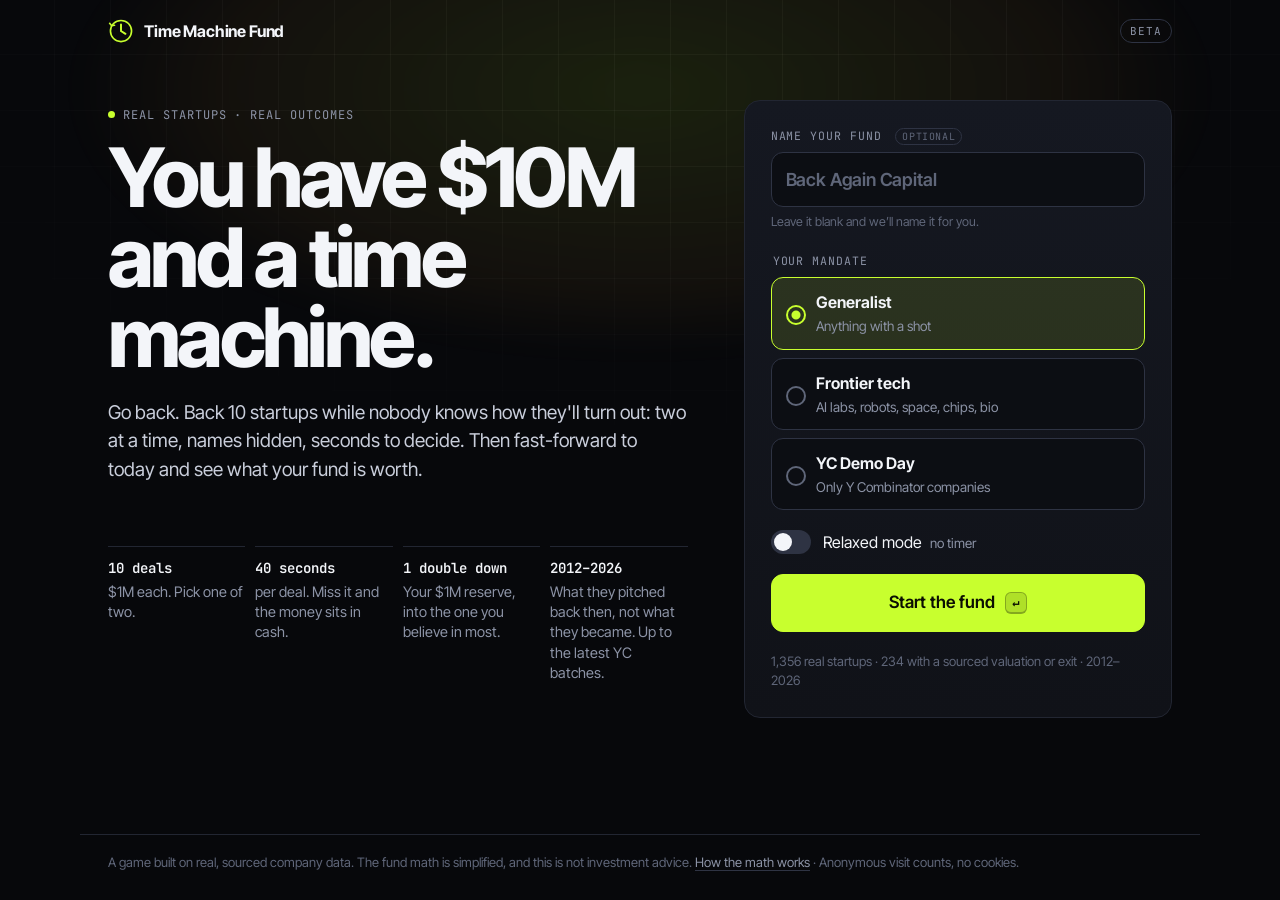
<file: index.html>
<!doctype html>
<html lang="en">
<head>
  <meta charset="utf-8" />
  <meta name="viewport" content="width=device-width, initial-scale=1, viewport-fit=cover" />
  <title>Time Machine Fund</title>
  <meta name="description" content="You get $10M and a time machine. Back 10 real startups before anyone knew how they'd turn out, then fast-forward to see what your fund is worth." />
  <meta name="theme-color" content="#07080b" />
  <meta property="og:type" content="website" />
  <meta property="og:title" content="Time Machine Fund" />
  <meta property="og:description" content="You get $10M and a time machine. Back 10 real startups, then fast-forward." />
  <link rel="icon" href="favicon.svg" type="image/svg+xml" />
  <link rel="preconnect" href="https://fonts.googleapis.com" />
  <link rel="preconnect" href="https://fonts.gstatic.com" crossorigin />
  <link href="https://fonts.googleapis.com/css2?family=Inter+Tight:wght@400;500;600;700;800&family=JetBrains+Mono:wght@400;500;700&display=swap" rel="stylesheet" />
  <link rel="stylesheet" href="styles.css" />
</head>
<body>
  <div class="bg" aria-hidden="true"><div class="bg-grid"></div><div class="bg-glow"></div></div>

  <header class="top">
    <a class="brand" href="./" aria-label="Time Machine Fund, home">
      <svg class="dial" viewBox="0 0 32 32" aria-hidden="true">
        <circle cx="16" cy="16" r="13" fill="none" stroke="currentColor" stroke-width="2" />
        <path d="M16 8v8l5.5 3.5" fill="none" stroke="currentColor" stroke-width="2.4" stroke-linecap="round" />
        <path d="M4.5 9.5 2 6.5M4.2 9.6 8 9" fill="none" stroke="currentColor" stroke-width="2" stroke-linecap="round" />
      </svg>
      <span>Time Machine Fund</span>
    </a>
    <span class="beta">Beta</span>
  </header>

  <main id="main">
    <!-- HOME -->
    <section id="home" class="screen">
      <div class="home-grid">
        <div class="home-copy">
          <p class="eyebrow"><span class="pulse"></span>Real startups · real outcomes</p>
          <h1>You have $10M<br />and a time machine.</h1>
          <p class="lede">Go back. Back 10 startups while nobody knows how they'll turn out: two at a time, names hidden, seconds to decide. Then fast-forward to today and see what your fund is worth.</p>
        </div>
        <ul class="rules">
          <li><b>10 deals</b><span>$1M each. Pick one of two.</span></li>
          <li><b id="ruleSecs">40 seconds</b><span>per deal. Miss it and the money sits in cash.</span></li>
          <li><b>1 double down</b><span>Your $1M reserve, into the one you believe in most.</span></li>
          <li><b>2012–2026</b><span>What they pitched back then, not what they became. Up to the latest YC batches.</span></li>
        </ul>

        <form id="setup" class="panel setup" autocomplete="off">
          <label class="field">
            <span class="label">Name your fund <span class="opt">optional</span></span>
            <input id="fundName" maxlength="26" placeholder="Hindsight Capital" spellcheck="false" aria-describedby="fundNameHint" />
            <span class="hint" id="fundNameHint">Leave it blank and we’ll name it for you.</span>
          </label>
          <fieldset class="mandates">
            <legend class="label">Your mandate</legend>
            <label class="mandate"><input type="radio" name="mandate" value="all" checked /><span><b>Generalist</b><small>Anything with a shot</small></span></label>
            <label class="mandate"><input type="radio" name="mandate" value="frontier" /><span><b>Frontier tech</b><small>AI labs, robots, space, chips, bio</small></span></label>
            <label class="mandate"><input type="radio" name="mandate" value="yc" /><span><b>YC Demo Day</b><small>Only Y Combinator companies</small></span></label>
          </fieldset>
          <label class="switch">
            <input type="checkbox" id="relaxed" />
            <span class="track" aria-hidden="true"><i></i></span>
            <span>Relaxed mode <small>no timer</small></span>
          </label>
          <button class="btn btn-go" type="submit" id="btnStart">Start the fund <span class="kbd">↵</span></button>
          <p class="fine" id="homeStats">Loading the deal flow…</p>
        </form>
      </div>
    </section>

    <!-- PLAY -->
    <section id="play" class="screen" hidden>
      <div class="hud">
        <div class="hud-row">
          <span class="hud-fund" id="hudFund">Hindsight Capital</span>
          <span class="hud-deal">Deal <b id="hudN">1</b><span class="of">/10</span></span>
          <span class="hud-cash">Dry powder <b id="hudCash">$10M</b></span>
          <span class="hud-res" id="hudRes" title="One double-down per game">Reserve <b>$1M</b></span>
        </div>
        <div class="timer" id="timer" role="progressbar" aria-label="Time left" aria-valuemin="0" aria-valuemax="40"><i></i></div>
      </div>

      <div class="ask">
        <p class="ask-q" id="askQ">Which one gets your $1M?</p>
        <p class="ask-t" id="askT" aria-live="polite"></p>
      </div>

      <p class="era" id="era"></p>
      <p class="deal-price" id="dealPrice" hidden></p>
      <div class="pair" id="pair"></div>

      <!-- below the cards: everything above them is about the choice itself -->
      <label class="dd" id="dd">
        <input type="checkbox" id="ddBox" />
        <span class="dd-switch" aria-hidden="true"><i></i></span>
        <span class="dd-txt"><b>Double down</b>: switch this on, then pick. Your $1M reserve goes in too, so that pick gets a $2M check. Once per game. <span class="kbd">D</span></span>
      </label>

      <div class="play-foot">
        <ol class="tape" id="tape" aria-label="Your deals so far"></ol>
        <p class="keys"><span class="kbd">A</span> <span class="kbd">B</span> or tap a card</p>
      </div>
    </section>

    <!-- THE TIME MACHINE: the trip back before deal 1, the trip home before the reveal (js/trip.js) -->
    <section id="trip" class="screen" hidden>
      <div class="warp-wrap" id="tripWarp" aria-hidden="true"><div class="warp"></div></div>
      <div class="trip-head">
        <p class="eyebrow" id="tripEyebrow">Departure</p>
        <h2 class="trip-cap" id="tripCap" aria-live="polite"></h2>
      </div>
      <div class="trip-stage" id="tripStage" title="Tap to skip">
        <div class="trip-flash" id="tripFlash" aria-hidden="true"></div>
      </div>
      <div class="trip-bar">
        <div class="flaps" id="tripYear" role="img" aria-label="2026"></div>
        <button class="btn btn-ghost btn-small" id="tripSkip" type="button">Skip <span class="kbd">↵</span></button>
      </div>
    </section>

    <!-- REVEAL: your ten picks flip one by one -->
    <section id="reveal" class="screen" hidden>
      <div class="rv-head">
        <p class="eyebrow" id="rvEyebrow">2026 · opening the books</p>
        <div class="rv-total" aria-live="polite">
          <span class="rv-label">Your fund is worth</span>
          <b id="rvTotal">$0</b>
          <span class="rv-mult" id="rvMult">0x</span>
        </div>
      </div>
      <div class="rv-grid" id="rvGrid"></div>
      <div class="rv-foot">
        <div class="rv-verdict" id="rvVerdict" hidden></div>
        <div class="rv-actions">
          <button class="btn btn-go" id="rvNext" type="button" hidden>See the full results <span class="kbd">↵</span></button>
          <button class="btn btn-ghost btn-small" id="rvSkip" type="button">Skip</button>
        </div>
      </div>
    </section>

    <!-- RESULTS -->
    <section id="results" class="screen" hidden></section>
  </main>

  <footer class="foot">
    <p>A game built on real, sourced company data. The fund math is simplified, and this is not investment advice.
      <a href="#how" id="footHow">How the math works</a> · Anonymous visit counts, no cookies.</p>
  </footer>

  <script type="module" src="js/app.js"></script>
</body>
</html>
</file>
<file: styles.css>
/* Time Machine Fund */
:root {
  --bg: #07080b;
  --bg-2: #0c0e13;
  --panel: #101218;
  --panel-2: #151821;
  --line: #222632;
  --line-2: #2e3343;
  --ink: #f3f5f9;
  --ink-2: #c9cedb;
  --muted: #8c93a6;
  --dim: #5f6679;
  --accent: #c8ff2e;
  --accent-ink: #0b0f02;
  --accent-soft: rgba(200, 255, 46, 0.12);
  --time: #ffb22e;
  --time-soft: rgba(255, 178, 46, 0.14);
  --gain: #3ddc8f;
  --loss: #ff5d5d;
  --paper: #7fa6ff;
  --radius: 16px;
  --radius-s: 10px;
  --font: "Inter Tight", ui-sans-serif, system-ui, -apple-system, "Segoe UI", Roboto, sans-serif;
  --mono: "JetBrains Mono", ui-monospace, SFMono-Regular, Menlo, Consolas, monospace;
  --gutter: 16px;
  --maxw: 1120px;
  color-scheme: dark;
}
@media (min-width: 720px) { :root { --gutter: 28px; } }

* { box-sizing: border-box; }
html { -webkit-text-size-adjust: 100%; overflow-x: hidden; }
body {
  margin: 0;
  min-height: 100dvh;
  background: var(--bg);
  color: var(--ink);
  font-family: var(--font);
  font-size: 16px;
  line-height: 1.5;
  -webkit-font-smoothing: antialiased;
  overflow-x: hidden;
  display: flex;
  flex-direction: column;
}
button, input { font: inherit; color: inherit; }
a { color: var(--ink); text-decoration-color: var(--line-2); text-underline-offset: 3px; }
a:hover { text-decoration-color: var(--accent); }
[hidden] { display: none !important; }
b, strong { font-weight: 650; }
:focus-visible { outline: 2px solid var(--accent); outline-offset: 3px; border-radius: 6px; }

/* backdrop */
.bg { position: fixed; inset: 0; z-index: -1; pointer-events: none; overflow: hidden; }
.bg-grid {
  position: absolute; inset: -2px;
  background-image:
    linear-gradient(to right, rgba(255,255,255,0.035) 1px, transparent 1px),
    linear-gradient(to bottom, rgba(255,255,255,0.035) 1px, transparent 1px);
  background-size: 56px 56px;
  mask-image: radial-gradient(ellipse 90% 70% at 50% 0%, #000 30%, transparent 75%);
  -webkit-mask-image: radial-gradient(ellipse 90% 70% at 50% 0%, #000 30%, transparent 75%);
}
.bg-glow {
  position: absolute; left: 50%; top: -30vh; width: 120vw; height: 80vh; transform: translateX(-50%);
  background: radial-gradient(closest-side, rgba(200,255,46,0.10), rgba(255,178,46,0.05) 55%, transparent 75%);
  filter: blur(10px);
}

/* header */
.top {
  width: 100%; max-width: var(--maxw); margin: 0 auto;
  padding: 18px var(--gutter) 0;
  display: flex; align-items: center; justify-content: space-between; gap: 12px;
}
.brand { display: inline-flex; align-items: center; gap: 10px; text-decoration: none; font-weight: 700; letter-spacing: -0.01em; }
.brand .dial { width: 26px; height: 26px; color: var(--accent); }
.beta {
  font-family: var(--mono); font-size: 11px; letter-spacing: 0.08em; text-transform: uppercase;
  color: var(--muted); border: 1px solid var(--line-2); border-radius: 999px; padding: 3px 9px;
}

main { flex: 1; width: 100%; max-width: var(--maxw); margin: 0 auto; padding: 0 var(--gutter); overflow-x: clip; }
.screen { padding: 28px 0 40px; animation: rise .45s cubic-bezier(.2,.7,.2,1) both; }
@keyframes rise { from { opacity: 0; transform: translateY(10px); } to { opacity: 1; transform: none; } }

.eyebrow {
  display: inline-flex; align-items: center; gap: 8px; margin: 0 0 14px;
  font-family: var(--mono); font-size: 12px; letter-spacing: 0.08em; text-transform: uppercase; color: var(--muted);
}
.pulse { width: 7px; height: 7px; border-radius: 50%; background: var(--accent); box-shadow: 0 0 0 0 rgba(200,255,46,.6); animation: pulse 2s infinite; }
@keyframes pulse { 0% { box-shadow: 0 0 0 0 rgba(200,255,46,.55); } 70% { box-shadow: 0 0 0 9px rgba(200,255,46,0); } 100% { box-shadow: 0 0 0 0 rgba(200,255,46,0); } }

.panel { background: linear-gradient(180deg, var(--panel-2), var(--panel)); border: 1px solid var(--line); border-radius: var(--radius); }
.label { display: block; font-family: var(--mono); font-size: 11.5px; letter-spacing: .08em; text-transform: uppercase; color: var(--muted); margin-bottom: 8px; }
.label .opt { margin-left: 6px; padding: 1px 6px; border: 1px solid var(--line-2); border-radius: 999px; font-size: 10px; letter-spacing: .06em; color: var(--dim); }
.field .hint { display: block; margin-top: 6px; font-size: 12.5px; color: var(--dim); }
.kbd {
  display: inline-grid; place-items: center; min-width: 22px; height: 22px; padding: 0 6px;
  font-family: var(--mono); font-size: 12px; line-height: 1; color: var(--ink-2);
  border: 1px solid var(--line-2); border-bottom-width: 2px; border-radius: 6px; background: var(--bg-2);
}
.fine { color: var(--dim); font-size: 13px; margin: 0; }

/* buttons */
.btn {
  appearance: none; border: 1px solid var(--line-2); background: var(--panel-2); color: var(--ink);
  border-radius: 12px; padding: 12px 18px; font-weight: 600; cursor: pointer;
  display: inline-flex; align-items: center; justify-content: center; gap: 10px; text-decoration: none;
  transition: transform .15s ease, background .15s ease, border-color .15s ease;
}
.btn:hover { border-color: var(--dim); }
.btn:active { transform: translateY(1px); }
.btn-go { background: var(--accent); color: var(--accent-ink); border-color: var(--accent); font-size: 17px; padding: 15px 20px; }
.btn-go:hover { background: #d7ff5c; border-color: #d7ff5c; }
.btn-go .kbd { background: rgba(0,0,0,.12); border-color: rgba(0,0,0,.25); color: var(--accent-ink); }
.btn-ghost { background: transparent; }
.btn-small { padding: 9px 14px; font-size: 14px; border-radius: 10px; }

/* HOME */
.home-grid { display: grid; gap: 24px; align-items: start; grid-template-areas: "copy" "setup" "rules"; }
.home-copy { grid-area: copy; } .setup { grid-area: setup; } .rules { grid-area: rules; }
.home-copy .lede { margin-bottom: 0; }
@media (min-width: 920px) {
  .home-grid { grid-template-columns: 1.15fr .85fr; grid-template-areas: "copy setup" "rules setup"; gap: 28px 56px; padding-top: 28px; }
}
h1 {
  font-size: clamp(42px, 8.2vw, 82px); line-height: .98; letter-spacing: -0.045em; font-weight: 750; margin: 0 0 20px;
  text-wrap: balance;
}
.lede { font-size: clamp(17px, 2vw, 19px); color: var(--ink-2); max-width: 36em; margin: 0 0 26px; }
.rules { list-style: none; padding: 0; margin: 0; display: grid; gap: 10px; }
@media (min-width: 560px) { .rules { grid-template-columns: repeat(2, 1fr); } }
@media (min-width: 920px) { .rules { grid-template-columns: repeat(4, 1fr); } }
.rules li { border-top: 1px solid var(--line); padding-top: 12px; color: var(--muted); font-size: 14.5px; line-height: 1.4; }
.rules b { display: block; color: var(--ink); font-family: var(--mono); font-weight: 600; font-size: 14px; margin-bottom: 3px; }

.setup { padding: 22px; display: grid; gap: 20px; }
@media (min-width: 720px) { .setup { padding: 26px; } }
.field input {
  width: 100%; background: var(--bg-2); border: 1px solid var(--line-2); border-radius: 12px;
  padding: 13px 14px; font-size: 18px; font-weight: 600; letter-spacing: -0.01em;
}
.field input::placeholder { color: var(--dim); }
.field input:focus { outline: none; border-color: var(--accent); box-shadow: 0 0 0 3px var(--accent-soft); }
.mandates { border: 0; padding: 0; margin: 0; display: grid; gap: 8px; }
.mandate { position: relative; display: block; cursor: pointer; }
.mandate input { position: absolute; opacity: 0; pointer-events: none; }
.mandate > span {
  display: flex; flex-direction: column; gap: 2px; padding: 12px 14px 12px 44px;
  border: 1px solid var(--line-2); border-radius: 12px; background: var(--bg-2);
  transition: border-color .15s, background .15s;
}
.mandate > span::before {
  content: ""; position: absolute; left: 15px; top: 50%; width: 16px; height: 16px; margin-top: -8px;
  border-radius: 50%; border: 2px solid var(--dim); transition: all .15s;
}
.mandate b { font-weight: 650; }
.mandate small { color: var(--muted); font-size: 13.5px; }
.mandate input:checked + span { border-color: var(--accent); background: var(--accent-soft); }
.mandate input:checked + span::before { border-color: var(--accent); background: radial-gradient(circle, var(--accent) 0 4px, transparent 5px); }
.mandate input:focus-visible + span { outline: 2px solid var(--accent); outline-offset: 2px; }
@media (max-width: 559px) {
  .mandates { grid-template-columns: repeat(3, 1fr); gap: 6px; }
  .mandates legend { margin-bottom: 8px; }
  .mandate > span { padding: 11px 6px; text-align: center; align-items: center; height: 100%; justify-content: center; }
  .mandate > span::before, .mandate small { display: none; }
  .mandate b { font-size: 14.5px; line-height: 1.2; }
  .setup { gap: 16px; }
}
.switch { display: flex; align-items: center; gap: 12px; cursor: pointer; user-select: none; }
.switch input { position: absolute; opacity: 0; pointer-events: none; }
.switch .track { width: 40px; height: 24px; border-radius: 999px; background: var(--line-2); position: relative; transition: background .15s; flex: none; }
.switch .track i { position: absolute; top: 3px; left: 3px; width: 18px; height: 18px; border-radius: 50%; background: var(--ink); transition: transform .18s; }
.switch input:checked + .track { background: var(--accent); }
.switch input:checked + .track i { transform: translateX(16px); background: var(--accent-ink); }
.switch input:focus-visible + .track { outline: 2px solid var(--accent); outline-offset: 2px; }
.switch small { color: var(--muted); margin-left: 4px; }

/* PLAY */
#play { padding-top: 14px; }
.hud {
  position: sticky; top: 0; z-index: 5; margin: 0 calc(-1 * var(--gutter)); padding: 10px var(--gutter) 0;
  background: linear-gradient(var(--bg) 70%, rgba(7,8,11,0));
}
.hud-row { display: flex; align-items: baseline; gap: 14px; font-size: 14px; color: var(--muted); }
.hud-fund { font-weight: 650; color: var(--ink); white-space: nowrap; overflow: hidden; text-overflow: ellipsis; min-width: 0; flex: 1; }
.hud-deal, .hud-cash, .hud-res { font-family: var(--mono); font-size: 13px; white-space: nowrap; }
.hud-deal b, .hud-cash b { color: var(--ink); font-weight: 600; }
.hud-res { color: #ffd34d; }
.hud-res b { color: #ffd34d; font-weight: 700; }
.hud-res.used, .hud-res.used b { color: var(--dim); }
.hud-deal .of { color: var(--dim); }
@media (max-width: 420px) { .hud-cash { display: none; } }
.timer { height: 4px; margin-top: 10px; background: var(--line); border-radius: 4px; overflow: hidden; }
.timer i { display: block; height: 100%; width: 100%; background: var(--accent); transform-origin: left center; border-radius: 4px; }
.timer.warn i { background: var(--time); }
.timer.crit i { background: var(--loss); }
.timer.off { visibility: hidden; }

.ask { display: flex; align-items: baseline; justify-content: space-between; gap: 12px; margin: 20px 0 14px; }
.ask-q { margin: 0; font-size: clamp(20px, 3vw, 26px); font-weight: 700; letter-spacing: -0.02em; }
.ask-t { margin: 0; font-family: var(--mono); font-size: 15px; color: var(--muted); font-variant-numeric: tabular-nums; min-width: 3ch; text-align: right; }
.ask-t.warn { color: var(--time); }
.ask-t.crit { color: var(--loss); }

.pair { display: grid; gap: 12px; position: relative; }
@media (min-width: 760px) { .pair { grid-template-columns: 1fr 1fr; gap: 18px; } }
.card {
  appearance: none; text-align: left; cursor: pointer; position: relative;
  display: flex; flex-direction: column; gap: 14px;
  padding: 18px 18px 16px; min-height: 0;
  background: linear-gradient(180deg, var(--panel-2), var(--panel));
  border: 1px solid var(--line-2); border-radius: var(--radius);
  transition: transform .18s cubic-bezier(.2,.7,.2,1), border-color .18s, box-shadow .18s, opacity .25s;
  animation: dealIn .42s cubic-bezier(.2,.7,.2,1) both;
}
.card:nth-child(2) { animation-delay: .06s; }
@keyframes dealIn { from { opacity: 0; transform: translateY(14px) scale(.985); } to { opacity: 1; transform: none; } }
@media (min-width: 760px) { .card { padding: 24px 24px 20px; min-height: 270px; } }
@media (hover: hover) {
  .card:hover { border-color: var(--accent); transform: translateY(-3px); box-shadow: 0 18px 50px -20px rgba(200,255,46,.25); }
}
.card-top { display: flex; flex-wrap: wrap; align-items: center; gap: 6px; }
.chip {
  display: inline-flex; align-items: center; gap: 6px; height: 24px; padding: 0 9px; border-radius: 999px;
  font-family: var(--mono); font-size: 11.5px; letter-spacing: .02em; color: var(--ink-2);
  border: 1px solid var(--line-2); background: rgba(255,255,255,.02); white-space: nowrap;
}
.chip-year { color: var(--time); border-color: rgba(255,178,46,.35); background: var(--time-soft); font-weight: 600; }
.chip-key { color: var(--ink); background: var(--bg-2); min-width: 24px; justify-content: center; padding: 0 6px; }
.chip-yc { color: #ff8a3d; border-color: rgba(255,138,61,.35); }
.card-pitch { margin: 0; font-size: clamp(18px, 2.3vw, 23px); line-height: 1.32; font-weight: 550; letter-spacing: -0.012em; color: var(--ink); flex: 1; text-wrap: pretty; }
/* how the business works: who pays, how it makes money, how much cash it needs */
.card-facts { display: grid; gap: 7px; margin: 0; padding: 12px 0 0; border-top: 1px dashed var(--line-2); }
.card-facts div { display: grid; grid-template-columns: 7.6em 1fr; align-items: baseline; gap: 10px; min-width: 0; }
.card-facts dt { font-family: var(--mono); font-size: 10.5px; letter-spacing: .07em; text-transform: uppercase; color: var(--dim); }
.card-facts dd { margin: 0; font-size: 14.5px; color: var(--ink-2); min-width: 0; }
.cash { display: inline-block; font-family: var(--mono); font-size: 11px; font-weight: 700; letter-spacing: .05em; text-transform: uppercase; padding: 1px 7px; border-radius: 6px; margin-right: 6px; border: 1px solid; }
.cash-L { color: var(--gain); border-color: rgba(61,220,143,.4); background: rgba(61,220,143,.08); }
.cash-M { color: var(--time); border-color: rgba(255,178,46,.4); background: var(--time-soft); }
.cash-H { color: #ff8a6b; border-color: rgba(255,138,107,.45); background: rgba(255,138,107,.09); }
.card-facts .why { color: var(--muted); }
/* the price, in plain words */
.card-meta { display: flex; justify-content: space-between; align-items: center; flex-wrap: wrap; gap: 8px 12px; color: var(--muted); font-size: 13.5px; }
.card-price { font-family: var(--mono); font-size: 12.5px; color: var(--ink-2); font-variant-numeric: tabular-nums; }
.card-price b { color: var(--ink); font-weight: 650; }
.card-price .pricier { margin-left: 6px; color: var(--time); }
.card-meta-l { display: flex; flex-direction: column; gap: 2px; min-width: 0; }
.card-loc { color: var(--dim); }
.card-cta { font-weight: 650; color: var(--ink); display: inline-flex; align-items: center; gap: 6px; }
.card-cta svg { width: 16px; height: 16px; transition: transform .18s; }
.card:hover .card-cta svg { transform: translateX(3px); }
.card.picked { border-color: var(--accent); background: linear-gradient(180deg, rgba(200,255,46,.10), rgba(200,255,46,.03)); transform: none; }
.card.passed { opacity: .28; transform: scale(.985); }
.card .stamp {
  position: absolute; right: 16px; top: 16px; font-family: var(--mono); font-size: 12px; font-weight: 700; letter-spacing: .08em;
  color: var(--accent-ink); background: var(--accent); padding: 5px 9px; border-radius: 8px;
  animation: stamp .35s cubic-bezier(.2,1.4,.4,1) both;
}
@keyframes stamp { from { opacity: 0; transform: scale(1.5) rotate(-6deg); } to { opacity: 1; transform: rotate(-3deg); } }
/* the neon OR between the two cards: you must pick one */
.vs {
  position: relative; justify-self: stretch; display: flex; align-items: center; justify-content: center; margin: -2px 0; z-index: 2;
}
.vs::before { content: ""; position: absolute; left: 6%; right: 6%; top: 50%; height: 2px; background: linear-gradient(90deg, transparent, var(--accent), transparent); opacity: .55; }
.vs b {
  position: relative; display: grid; place-items: center; width: 54px; height: 54px; border-radius: 50%;
  font-family: var(--font); font-size: 17px; font-weight: 800; letter-spacing: .04em; color: var(--accent);
  background: #0b0f05; border: 2px solid var(--accent);
  text-shadow: 0 0 8px rgba(200,255,46,.9), 0 0 18px rgba(200,255,46,.6);
  box-shadow: 0 0 14px rgba(200,255,46,.55), 0 0 34px rgba(200,255,46,.28), inset 0 0 12px rgba(200,255,46,.25);
  animation: neon 2.4s ease-in-out infinite;
}
@keyframes neon {
  0%, 100% { box-shadow: 0 0 14px rgba(200,255,46,.55), 0 0 34px rgba(200,255,46,.28), inset 0 0 12px rgba(200,255,46,.25); }
  50% { box-shadow: 0 0 20px rgba(200,255,46,.8), 0 0 48px rgba(200,255,46,.4), inset 0 0 16px rgba(200,255,46,.35); }
}
@media (min-width: 760px) {
  .vs { position: absolute; left: 50%; top: 50%; transform: translate(-50%, -50%); margin: 0; }
  .vs::before { display: none; }
  .vs b { width: 62px; height: 62px; font-size: 19px; }
}
/* above the cards: what the world looked like that year, and the price when both cost the same */
.era {
  margin: -4px 0 14px; padding: 10px 14px; border-radius: 12px; font-size: 14px; color: var(--ink-2); line-height: 1.45;
  background: var(--time-soft); border: 1px solid rgba(255,178,46,.28);
}
.era b { color: var(--time); font-weight: 750; margin-right: 6px; }
.era span + span::before { content: "·"; margin: 0 7px; color: rgba(255,178,46,.6); }
.deal-price { margin: -6px 0 14px; font-family: var(--mono); font-size: 12.5px; color: var(--muted); }
.deal-price b { color: var(--ink-2); font-weight: 650; }
.missed-note {
  grid-column: 1 / -1; text-align: center; font-family: var(--mono); font-size: 14px; color: var(--time);
  padding: 10px; border: 1px dashed rgba(255,178,46,.4); border-radius: 12px; animation: rise .3s both;
}

.play-foot { display: flex; align-items: center; justify-content: space-between; gap: 14px; margin-top: 18px; flex-wrap: wrap; }
.tape { list-style: none; display: flex; gap: 5px; padding: 0; margin: 0; }
.tape li { width: 22px; height: 6px; border-radius: 3px; background: var(--line); transition: background .2s; }
.tape li.done { background: var(--accent); }
.tape li.dd { background: #ffd34d; box-shadow: 0 0 8px rgba(255,211,77,.7); }
.tape li.miss { background: var(--time); }
.tape li.now { background: var(--ink-2); animation: blink 1.2s infinite; }
@keyframes blink { 50% { opacity: .35; } }
.keys { margin: 0; color: var(--dim); font-size: 13px; display: flex; align-items: center; gap: 6px; }
@media (hover: none) { .keys { display: none; } }

/* THE TIME MACHINE (js/trip.js) */
#trip { padding-top: 18px; min-height: calc(100dvh - 90px); display: flex; flex-direction: column; justify-content: center; }
.trip-stage {
  position: relative; width: 100%; aspect-ratio: 8 / 3; max-height: 380px; overflow: hidden; cursor: pointer;
  border: 1px solid var(--line); border-radius: var(--radius);
  background: radial-gradient(ellipse 70% 90% at 50% 100%, #141009 0%, transparent 60%), linear-gradient(#080a0e, #0b0d12);
  box-shadow: 0 30px 80px -40px rgba(255,178,46,.25);
}
@media (max-width: 559px) { .trip-stage { aspect-ratio: 3 / 2; } }
.trip-stage svg { display: block; width: 100%; height: 100%; }
.trip-flash {
  position: absolute; inset: 0; z-index: 1; pointer-events: none; opacity: 0;
  background: radial-gradient(circle at 50% 62%, #fff4d6 0%, rgba(255,190,80,.9) 30%, rgba(255,178,46,.35) 60%, rgba(255,178,46,0) 85%);
}
/* the one line that stays on screen for the whole trip */
.trip-head { margin-bottom: 18px; }
.trip-head .eyebrow { margin-bottom: 8px; }
.trip-cap {
  margin: 0; font-size: clamp(27px, 4.6vw, 46px); font-weight: 750; letter-spacing: -0.03em; line-height: 1.08;
  text-wrap: balance;
}
.trip-cap em { font-style: normal; color: var(--accent); }
.trip-bar { display: flex; align-items: center; justify-content: space-between; gap: 16px; margin-top: 16px; }
.flaps { display: inline-flex; gap: 5px; }
.flap {
  position: relative; display: grid; place-items: center; overflow: hidden;
  width: clamp(34px, 7vw, 48px); height: clamp(46px, 9.6vw, 66px); border-radius: 8px;
  background: linear-gradient(#181b24 50%, #12151c 50%); border: 1px solid var(--line-2);
  font-family: var(--mono); font-size: clamp(28px, 6.2vw, 42px); color: var(--time);
  text-shadow: 0 0 22px rgba(255,178,46,.4); perspective: 240px;
}
.flap::after { content: ""; position: absolute; left: 0; right: 0; top: 50%; height: 1px; background: rgba(0,0,0,.65); }
.flap b { display: block; font-weight: 700; line-height: 1; }
.warp-wrap { position: fixed; inset: 0; z-index: -1; pointer-events: none; opacity: 0; }
.warp {
  position: fixed; inset: -50vmax; z-index: -1;
  background: repeating-conic-gradient(from 0deg at 50% 50%, rgba(200,255,46,.10) 0deg .35deg, transparent .35deg 4.5deg);
  mask-image: radial-gradient(circle at 50% 50%, transparent 6vmax, #000 18vmax, transparent 60vmax);
  -webkit-mask-image: radial-gradient(circle at 50% 50%, transparent 6vmax, #000 18vmax, transparent 60vmax);
  animation: warp 1.2s linear infinite;
}
@keyframes warp { from { transform: scale(1) rotate(0deg); opacity: .5; } to { transform: scale(1.35) rotate(2deg); opacity: 1; } }

/* REVEAL */
#reveal { padding-top: 18px; }
.rv-head { display: flex; flex-direction: column; gap: 4px; margin-bottom: 16px; }
.rv-head .eyebrow { margin: 0; color: var(--time); transition: color .3s; }
.rv-head .eyebrow.hush { color: var(--ink); }
.rv-total { display: flex; align-items: baseline; flex-wrap: wrap; gap: 4px 14px; }
.rv-label { color: var(--muted); font-size: 15px; width: 100%; }
.rv-total b {
  font-family: var(--mono); font-weight: 700; font-size: clamp(44px, 9vw, 88px); line-height: 1; letter-spacing: -0.05em;
  font-variant-numeric: tabular-nums; color: var(--ink); transition: color .25s, text-shadow .25s;
}
.rv-total b.up { color: var(--accent); }
.rv-total b.down { color: var(--loss); }
.rv-total b.flash { text-shadow: 0 0 36px rgba(200,255,46,.65); }
.rv-mult { font-family: var(--mono); font-size: 18px; color: var(--muted); font-variant-numeric: tabular-nums; }

.rv-grid { display: grid; grid-template-columns: repeat(2, minmax(0, 1fr)); gap: 8px; }
@media (min-width: 720px) { .rv-grid { grid-template-columns: repeat(5, minmax(0, 1fr)); gap: 12px; } }
.flip { perspective: 900px; min-height: 118px; animation: rise .4s cubic-bezier(.2,.7,.2,1) both; animation-delay: calc(var(--d) * 40ms); }
@media (min-width: 720px) { .flip { min-height: 176px; } }
.flip-in { position: relative; width: 100%; height: 100%; min-height: inherit; transform-style: preserve-3d; transition: transform .42s cubic-bezier(.3,.7,.2,1); }
.flip.on .flip-in { transform: rotateY(180deg); }
.face {
  position: absolute; inset: 0; backface-visibility: hidden; -webkit-backface-visibility: hidden;
  border-radius: 12px; border: 1px solid var(--line-2); background: linear-gradient(180deg, var(--panel-2), var(--panel));
  padding: 10px 11px; display: flex; flex-direction: column; gap: 6px; overflow: hidden;
}
@media (min-width: 720px) { .face { padding: 14px; gap: 8px; } }
.face.front p {
  margin: 0; font-size: 12.5px; line-height: 1.35; color: var(--ink-2);
  display: -webkit-box; -webkit-line-clamp: 4; -webkit-box-orient: vertical; overflow: hidden;
}
@media (min-width: 720px) { .face.front p { font-size: 14px; -webkit-line-clamp: 5; } }
.face.front .chip { align-self: flex-start; height: 20px; font-size: 10.5px; padding: 0 7px; }
.face.back { transform: rotateY(180deg); justify-content: space-between; }
.face.back .nm { font-weight: 700; font-size: 15px; line-height: 1.2; letter-spacing: -0.01em; }
@media (min-width: 720px) { .face.back .nm { font-size: 17px; } }
.face.back .tag { align-self: flex-start; }
.face.back .val { font-family: var(--mono); font-variant-numeric: tabular-nums; display: flex; flex-direction: column; gap: 1px; }
.face.back .val b { font-size: 20px; line-height: 1.1; }
@media (min-width: 720px) { .face.back .val b { font-size: 24px; } }
.face.back .val small { font-size: 11px; color: var(--muted); }
.face.back.r-loss { border-color: rgba(255,93,93,.45); background: linear-gradient(180deg, rgba(255,93,93,.12), var(--panel)); }
.face.back.r-loss .val b { color: var(--loss); }
.face.back.r-flat .val b { color: var(--ink-2); }
.face.back.r-paper { border-color: rgba(127,166,255,.4); }
.face.back.r-paper .val b { color: var(--paper); }
.face.back.r-win { border-color: rgba(61,220,143,.5); background: linear-gradient(180deg, rgba(61,220,143,.12), var(--panel)); }
.face.back.r-win .val b { color: var(--gain); }
.face.back.r-big { border-color: var(--accent); background: linear-gradient(180deg, rgba(200,255,46,.22), rgba(200,255,46,.04)); box-shadow: 0 0 40px -8px rgba(200,255,46,.55); }
.face.back.r-big .val b { color: var(--accent); }
.flip.boom { animation: boom .45s cubic-bezier(.2,1.6,.4,1) both; z-index: 2; }
@keyframes boom { 0% { transform: scale(1); } 40% { transform: scale(1.08); } 100% { transform: scale(1); } }
.flip.thud .flip-in { animation: thud .3s ease both .35s; }
@keyframes thud { 0%, 100% { translate: 0; } 25% { translate: -4px; } 75% { translate: 4px; } }
.flip.next .face.front { border-color: var(--time); box-shadow: 0 0 0 3px var(--time-soft); }

.rv-foot { margin-top: 18px; display: grid; gap: 14px; }
.rv-verdict { animation: stampIn .5s cubic-bezier(.2,1.4,.4,1) both; }
@keyframes stampIn { from { opacity: 0; transform: scale(1.25); } to { opacity: 1; transform: none; } }
.rv-verdict .verdict-tier { font-size: clamp(30px, 5vw, 44px); margin: 0; }
.rv-verdict p { margin: 4px 0 0; color: var(--ink-2); }
.rv-actions { display: flex; gap: 10px; align-items: center; flex-wrap: wrap; }
@media (max-width: 559px) { .rv-actions .btn-go { flex: 1 1 100%; } }

/* RESULTS */
#results { padding-top: 20px; }
.res-head { display: grid; gap: 6px; margin-bottom: 22px; }
.res-fund { font-size: clamp(26px, 4vw, 38px); font-weight: 750; letter-spacing: -0.03em; margin: 0; }
.res-big { display: flex; align-items: baseline; flex-wrap: wrap; gap: 6px 16px; margin: 10px 0 4px; }
.res-money { font-family: var(--mono); font-weight: 700; font-size: clamp(40px, 9vw, 84px); line-height: 1; letter-spacing: -0.05em; font-variant-numeric: tabular-nums; }
.res-money .from { color: var(--dim); }
.res-money .arrow { color: var(--dim); font-weight: 400; margin: 0 .12em; }
.res-money .to { color: var(--tone, var(--ink)); }
.res-chips { display: grid; grid-template-columns: 1fr 1fr; gap: 8px; margin-top: 8px; }
@media (min-width: 720px) { .res-chips { display: flex; flex-wrap: wrap; } }
.stat-chip { display: inline-flex; flex-direction: column; padding: 9px 13px; border: 1px solid var(--line-2); border-radius: 12px; background: var(--panel); min-width: 0; }
.stat-chip b { font-family: var(--mono); font-size: 19px; font-weight: 700; font-variant-numeric: tabular-nums; }
.stat-chip span { font-size: 12px; color: var(--muted); }

.res-grid { display: grid; gap: 14px; grid-template-areas: "top" "main" "bottom"; }
.res-top { grid-area: top; } .res-main { grid-area: main; } .res-bottom { grid-area: bottom; }
@media (min-width: 960px) {
  .res-grid { grid-template-columns: 1.25fr .75fr; grid-template-rows: auto 1fr; grid-template-areas: "main top" "main bottom"; gap: 18px; align-items: start; }
}
.res-block { padding: 18px; }
@media (min-width: 720px) { .res-block { padding: 22px; } }
.res-block h3 { margin: 0 0 4px; font-size: 18px; letter-spacing: -0.01em; }
.res-block .sub { margin: 0 0 14px; color: var(--muted); font-size: 14px; }
.stack { display: grid; gap: 14px; }

.verdict-tier { font-size: clamp(22px, 3vw, 28px); font-weight: 750; letter-spacing: -0.02em; margin: 0 0 4px; }
.verdict-tier { color: var(--tone, var(--ink)); }
.verdict-tier.t-top { text-shadow: 0 0 18px rgba(200,255,46,.45); }
.stat-chip b.tone { color: var(--tone, var(--ink)); }
.scale { position: relative; height: 70px; margin: 18px 4px 2px; }
.scale-tick.low span { top: 38px; }
.scale-bar { position: absolute; left: 0; right: 0; top: 22px; height: 6px; border-radius: 3px; opacity: .8; }
.scale-tick { position: absolute; top: 16px; width: 1px; height: 18px; background: var(--dim); }
.scale-tick span { position: absolute; top: 22px; left: 50%; transform: translateX(-50%); font-family: var(--mono); font-size: 10.5px; color: var(--muted); white-space: nowrap; }
.scale-you { position: absolute; top: 0; transform: translateX(-50%); display: flex; flex-direction: column; align-items: center; }
.scale-you b { font-family: var(--mono); font-size: 11px; color: #120c00; background: var(--tone, var(--accent)); padding: 2px 6px; border-radius: 6px; white-space: nowrap; box-shadow: 0 0 12px color-mix(in srgb, var(--tone, var(--accent)) 45%, transparent); }
.scale-you i { width: 2px; height: 14px; background: var(--tone, var(--accent)); margin-top: 1px; }
.peer { margin-top: 14px; padding-top: 12px; border-top: 1px solid var(--line); font-size: 14.5px; color: var(--ink-2); }
.peer b { color: var(--ink); }
.peer small { display: block; color: var(--dim); font-size: 12px; margin-top: 4px; }

.port { list-style: none; padding: 0; margin: 0; display: grid; gap: 8px; }
.row {
  display: grid; grid-template-columns: 1fr auto; gap: 4px 14px; align-items: center;
  padding: 12px 14px; border: 1px solid var(--line); border-radius: 12px; background: var(--bg-2);
  animation: rise .4s cubic-bezier(.2,.7,.2,1) both;
}
.row-name { font-weight: 650; display: flex; align-items: center; gap: 8px; flex-wrap: wrap; min-width: 0; }
.row-name a { text-decoration: none; }
.row-name a:hover { text-decoration: underline; }
.row-became { grid-column: 1 / 2; color: var(--muted); font-size: 13.5px; line-height: 1.4; }
.row-pitch { grid-column: 1 / -1; color: var(--dim); font-size: 12.5px; font-style: italic; }
.row-ret { grid-row: 1 / span 2; grid-column: 2; text-align: right; font-family: var(--mono); font-variant-numeric: tabular-nums; }
.row-ret b { display: block; font-size: 17px; font-weight: 700; }
.row-ret small { color: var(--dim); font-size: 11.5px; }
.row-bar { grid-column: 1 / -1; height: 3px; border-radius: 2px; background: var(--line); overflow: hidden; }
.row-bar i { display: block; height: 100%; background: var(--accent); width: 0; transition: width .8s cubic-bezier(.2,.7,.2,1); }
.up { color: var(--accent); }
.flat { color: var(--ink-2); }
.down { color: var(--loss); }
.paper { color: var(--paper); }
.tag { font-family: var(--mono); font-size: 10.5px; letter-spacing: .06em; text-transform: uppercase; padding: 2px 7px; border-radius: 6px; border: 1px solid var(--line-2); color: var(--muted); font-weight: 600; }
.tag-ipo { color: var(--accent); border-color: rgba(200,255,46,.4); }
.tag-acq { color: var(--gain); border-color: rgba(61,220,143,.4); }
.tag-priv { color: var(--paper); border-color: rgba(127,166,255,.4); }
.tag-dead { color: var(--loss); border-color: rgba(255,93,93,.4); }
.tag-cash { color: var(--time); border-color: rgba(255,178,46,.4); }

.gotaway { border-color: rgba(255,178,46,.45); background: linear-gradient(180deg, rgba(255,178,46,.09), rgba(255,178,46,.02)); }
.gotaway .eyebrow { color: var(--time); margin-bottom: 8px; }
.gotaway h3 { font-size: 22px; }
.gotaway .cost { font-family: var(--mono); font-size: 15px; margin-top: 10px; color: var(--ink-2); }
.gotaway .cost b { color: var(--time); }

details.more { border-top: 1px solid var(--line); margin-top: 14px; padding-top: 12px; }
details.more > summary { cursor: pointer; color: var(--ink-2); font-weight: 600; font-size: 14.5px; list-style: none; display: flex; align-items: center; gap: 8px; }
details.more > summary::-webkit-details-marker { display: none; }
details.more > summary::before { content: "+"; font-family: var(--mono); color: var(--accent); width: 14px; }
details.more[open] > summary::before { content: "–"; }
details.more .port { margin-top: 12px; }

.share-prev { width: 100%; aspect-ratio: 4 / 5; border-radius: 12px; border: 1px solid var(--line); background: var(--bg-2); display: block; object-fit: cover; }
.share-btns { display: grid; grid-template-columns: 1fr 1fr; gap: 8px; margin-top: 12px; }
.share-btns .btn { padding: 11px 10px; font-size: 14.5px; }
.share-btns .btn-go { grid-column: 1 / -1; font-size: 16px; }
.share-to { display: grid; grid-template-columns: repeat(3, 1fr); gap: 8px; margin-top: 8px; }
.share-ch {
  display: flex; align-items: center; justify-content: center; gap: 7px; min-height: 42px; padding: 8px 6px;
  border-radius: 11px; border: 1px solid var(--line-2); background: var(--panel-2); color: var(--ink);
  font: 600 13.5px var(--font); text-decoration: none; cursor: pointer; transition: border-color .15s, background .15s;
}
.share-ch svg { width: 17px; height: 17px; flex: none; color: var(--accent); }
.share-ch:hover { border-color: var(--accent); background: var(--accent-soft); }
.share-dl { width: 100%; margin-top: 8px; }
.toast {
  position: fixed; left: 50%; bottom: 24px; transform: translateX(-50%); z-index: 50;
  background: var(--ink); color: var(--bg); padding: 10px 16px; border-radius: 10px; font-weight: 600; font-size: 14px;
  animation: rise .25s both;
}

.how { margin-top: 18px; }
.how h3 { margin: 0 0 10px; }
.how ul { margin: 0; padding-left: 18px; color: var(--ink-2); font-size: 14.5px; display: grid; gap: 6px; }
.how .src { margin-top: 12px; color: var(--dim); font-size: 12.5px; }
.how .src a { color: var(--muted); }

.again { display: flex; flex-wrap: wrap; gap: 10px; }
.again .btn { flex: 1 1 auto; }

/* footer */
.foot { width: 100%; max-width: var(--maxw); margin: 0 auto; padding: 18px var(--gutter) 28px; color: var(--dim); font-size: 13px; border-top: 1px solid var(--line); }
.foot p { margin: 0; }
.foot a { color: var(--muted); }
body.playing .foot { display: none; }

@media (prefers-reduced-motion: reduce) {
  *, *::before, *::after { animation-duration: .01ms !important; animation-iteration-count: 1 !important; transition-duration: .01ms !important; }
  .warp { display: none; }
}

/* DOUBLE DOWN: one $1M reserve per game, on the deal you believe in most */
.dd { display: flex; align-items: center; gap: 12px; margin: 18px 0 0; padding: 10px 14px; border-radius: 12px; cursor: pointer;
  border: 1px dashed rgba(255,211,77,.45); background: rgba(255,211,77,.05); color: var(--ink-2); font-size: 14px; line-height: 1.35; user-select: none; }
.dd input { position: absolute; opacity: 0; pointer-events: none; }
.dd-switch { flex: none; width: 40px; height: 22px; border-radius: 999px; background: var(--line-2); position: relative; transition: background .18s; }
.dd-switch i { position: absolute; left: 3px; top: 3px; width: 16px; height: 16px; border-radius: 50%; background: var(--ink-2); transition: transform .18s, background .18s; }
.dd input:checked + .dd-switch { background: #ffd34d; box-shadow: 0 0 14px rgba(255,211,77,.55); }
.dd input:checked + .dd-switch i { transform: translateX(18px); background: #1a1300; }
.dd input:focus-visible + .dd-switch { outline: 2px solid var(--accent); outline-offset: 2px; }
.dd:has(input:checked) { border-style: solid; border-color: #ffd34d; background: rgba(255,211,77,.12); color: var(--ink); }
.dd-txt b { color: #ffd34d; }
@media (hover: none) { .dd .kbd { display: none; } }
.card .stamp.stamp-dd { background: #ffd34d; color: #1a1300; box-shadow: 0 0 16px rgba(255,211,77,.6); }
.dd-tag { display: inline-block; margin-left: 6px; padding: 1px 7px; border-radius: 6px; font-family: var(--mono); font-size: 10.5px; font-weight: 700;
  letter-spacing: .05em; text-transform: uppercase; color: #1a1300; background: #ffd34d; vertical-align: middle; }
.face.back .dd-tag { position: absolute; top: 8px; right: 8px; margin: 0; }
</file>
